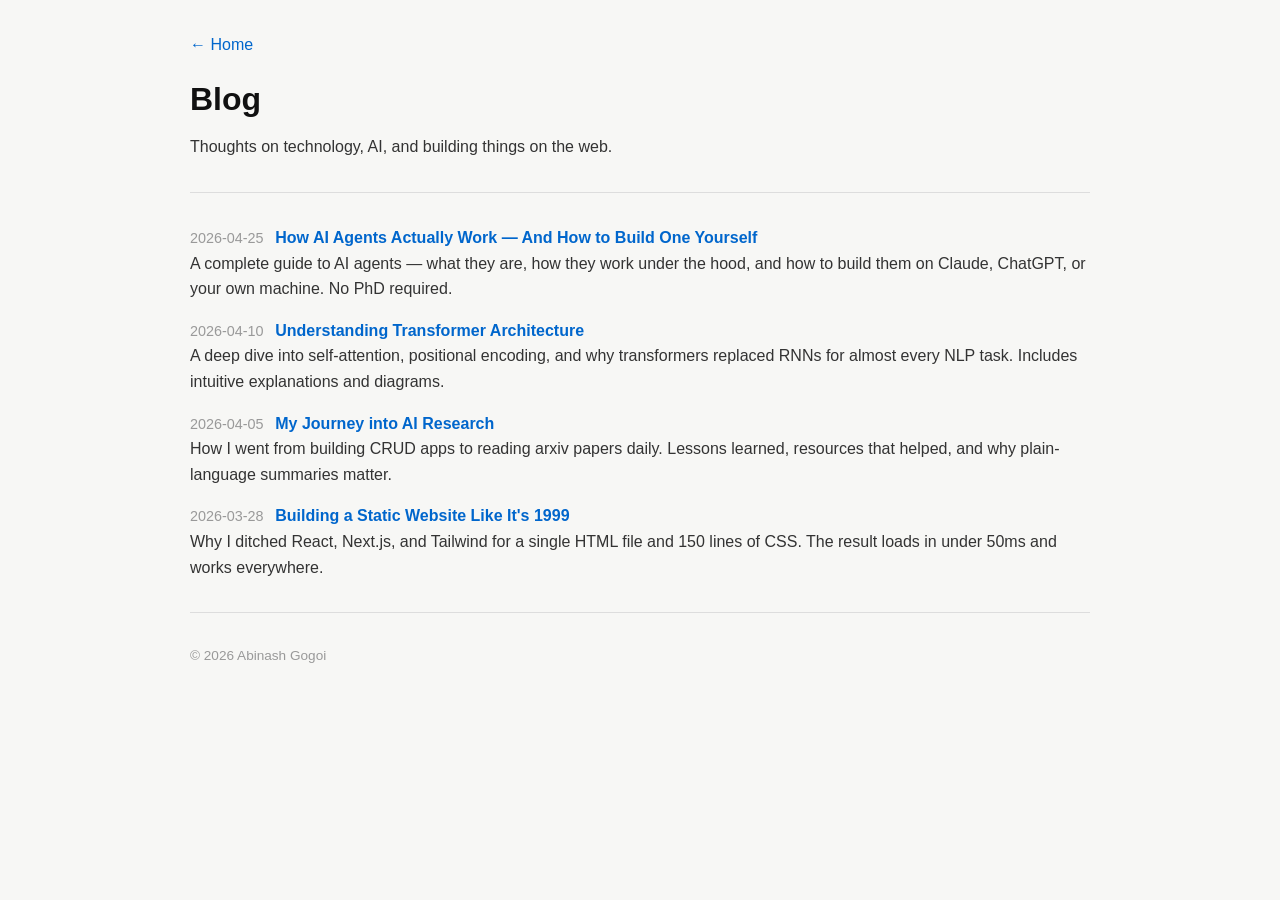
<file: blog/index.html>
<!doctype html>
<html lang="en">
  <head>
    <meta charset="UTF-8" />
    <meta name="viewport" content="width=device-width, initial-scale=1.0" />
    <title>Blog &mdash; Abinash Gogoi</title>
    <link rel="stylesheet" href="../style.css" />
  </head>
  <body>
    <div class="container">
      <p><a href="../index.html">&larr; Home</a></p>

      <h1>Blog</h1>
      <p>Thoughts on technology, AI, and building things on the web.</p>

      <hr />

      <ul class="post-list">
        <li>
          <span class="post-date">2026-04-25</span>
          <strong
            ><a href="#"
              >How AI Agents Actually Work — And How to Build One Yourself</a
            ></strong
          >
          <p>
            A complete guide to AI agents — what they are, how they work under
            the hood, and how to build them on Claude, ChatGPT, or your own
            machine. No PhD required.
          </p>
        </li>
        <li>
          <span class="post-date">2026-04-10</span>
          <strong
            ><a href="#">Understanding Transformer Architecture</a></strong
          >
          <p>
            A deep dive into self-attention, positional encoding, and why
            transformers replaced RNNs for almost every NLP task. Includes
            intuitive explanations and diagrams.
          </p>
        </li>
        <li>
          <span class="post-date">2026-04-05</span>
          <strong><a href="#">My Journey into AI Research</a></strong>
          <p>
            How I went from building CRUD apps to reading arxiv papers daily.
            Lessons learned, resources that helped, and why plain-language
            summaries matter.
          </p>
        </li>
        <li>
          <span class="post-date">2026-03-28</span>
          <strong
            ><a href="#">Building a Static Website Like It's 1999</a></strong
          >
          <p>
            Why I ditched React, Next.js, and Tailwind for a single HTML file
            and 150 lines of CSS. The result loads in under 50ms and works
            everywhere.
          </p>
        </li>
      </ul>

      <hr />

      <div class="footer">
        <p>&copy; 2026 Abinash Gogoi</p>
      </div>
    </div>
  </body>
</html>
</file>
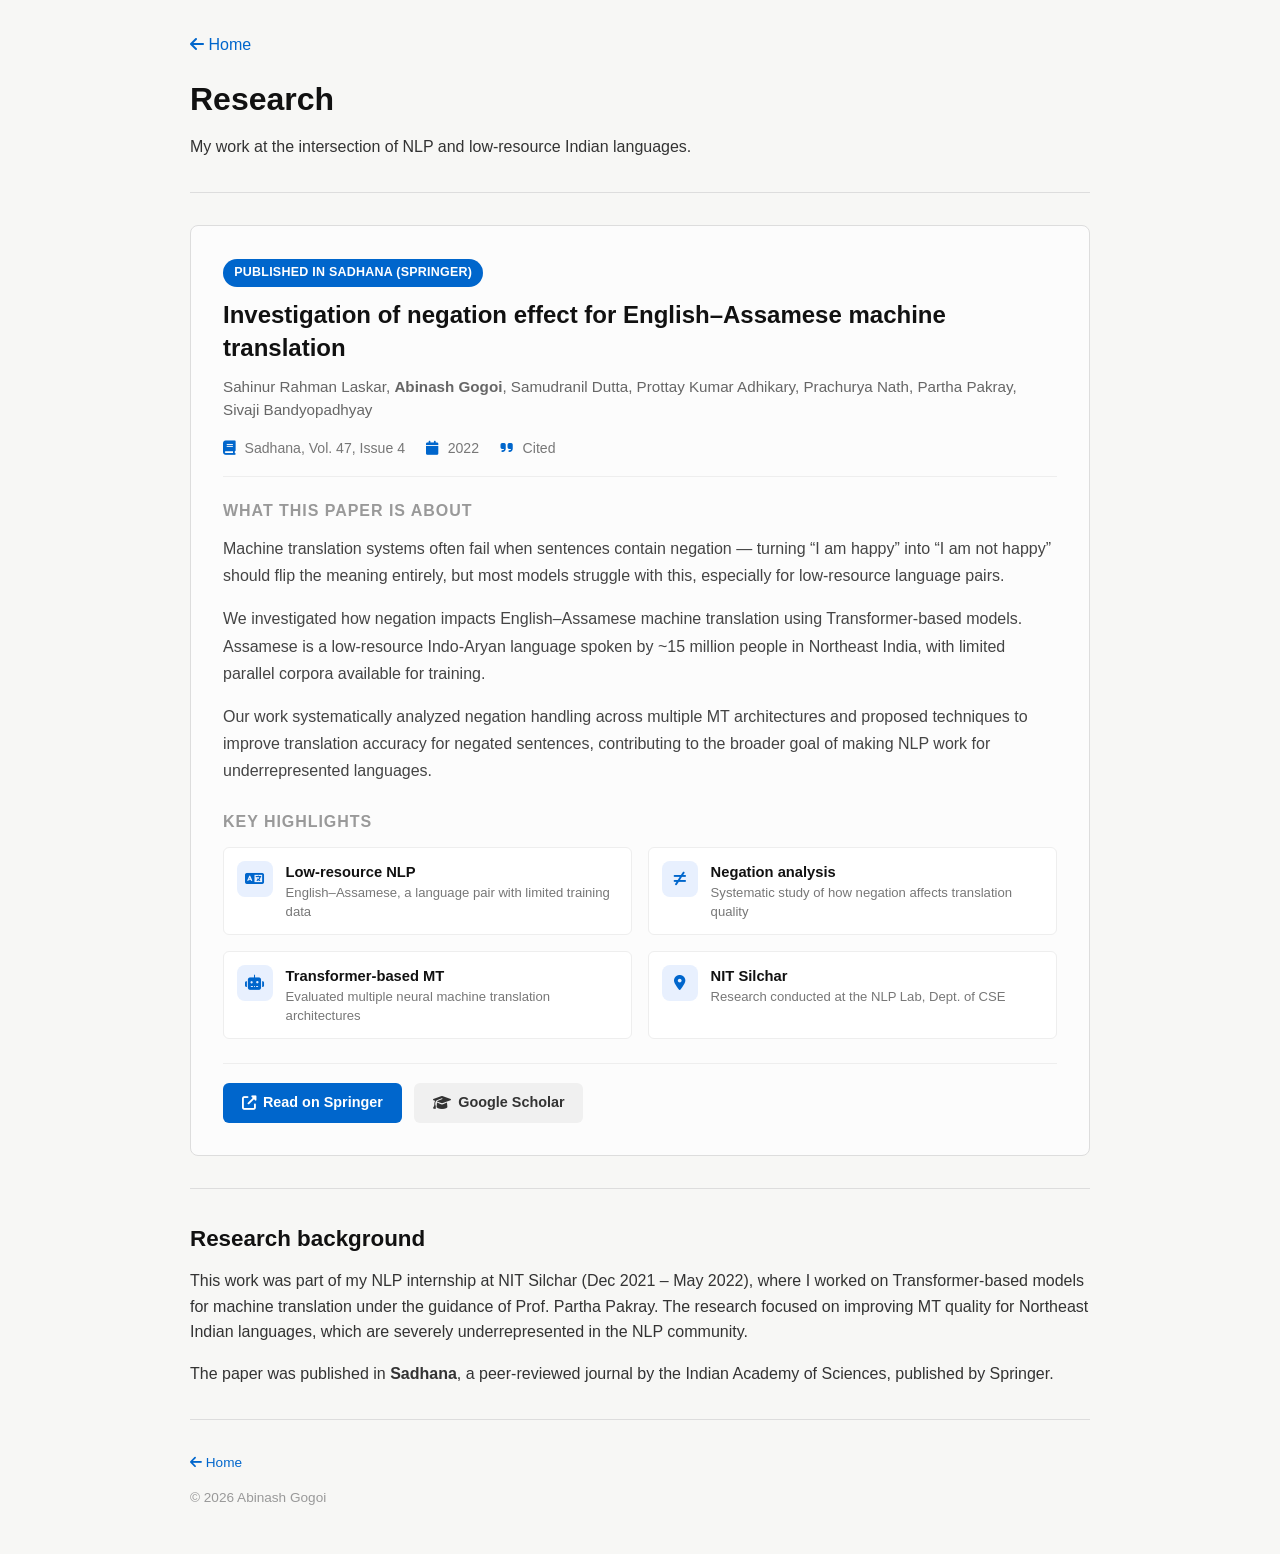
<file: papers.html>
<!DOCTYPE html>
<html lang="en">
<head>
  <meta charset="UTF-8">
  <meta name="viewport" content="width=device-width, initial-scale=1.0">
  <title>Research - Abinash Gogoi</title>
  <link rel="stylesheet" href="style.css">
  <link rel="stylesheet" href="https://cdnjs.cloudflare.com/ajax/libs/font-awesome/6.5.0/css/all.min.css">
</head>
<body>
<div class="container">

  <p><a href="index.html"><i class="fas fa-arrow-left"></i> Home</a></p>

  <h1>Research</h1>
  <p>My work at the intersection of NLP and low-resource Indian languages.</p>

  <hr>

  <!-- Featured Publication -->
  <div class="pub-card">
    <div class="pub-badge">Published in Sadhana (Springer)</div>
    <h2 class="pub-title">Investigation of negation effect for English&ndash;Assamese machine translation</h2>
    <div class="pub-authors">
      Sahinur Rahman Laskar, <strong>Abinash Gogoi</strong>, Samudranil Dutta, Prottay Kumar Adhikary, Prachurya Nath, Partha Pakray, Sivaji Bandyopadhyay
    </div>
    <div class="pub-meta">
      <span><i class="fas fa-book"></i> Sadhana, Vol. 47, Issue 4</span>
      <span><i class="fas fa-calendar"></i> 2022</span>
      <span><i class="fas fa-quote-right"></i> Cited</span>
    </div>

    <div class="pub-abstract">
      <h3>What this paper is about</h3>
      <p>Machine translation systems often fail when sentences contain negation &mdash; turning &ldquo;I am happy&rdquo; into &ldquo;I am not happy&rdquo; should flip the meaning entirely, but most models struggle with this, especially for low-resource language pairs.</p>
      <p>We investigated how negation impacts English&ndash;Assamese machine translation using Transformer-based models. Assamese is a low-resource Indo-Aryan language spoken by ~15 million people in Northeast India, with limited parallel corpora available for training.</p>
      <p>Our work systematically analyzed negation handling across multiple MT architectures and proposed techniques to improve translation accuracy for negated sentences, contributing to the broader goal of making NLP work for underrepresented languages.</p>
    </div>

    <div class="pub-highlights">
      <h3>Key highlights</h3>
      <div class="highlight-grid">
        <div class="highlight-item">
          <div class="highlight-icon"><i class="fas fa-language"></i></div>
          <div class="highlight-text">
            <strong>Low-resource NLP</strong>
            <span>English&ndash;Assamese, a language pair with limited training data</span>
          </div>
        </div>
        <div class="highlight-item">
          <div class="highlight-icon"><i class="fas fa-not-equal"></i></div>
          <div class="highlight-text">
            <strong>Negation analysis</strong>
            <span>Systematic study of how negation affects translation quality</span>
          </div>
        </div>
        <div class="highlight-item">
          <div class="highlight-icon"><i class="fas fa-robot"></i></div>
          <div class="highlight-text">
            <strong>Transformer-based MT</strong>
            <span>Evaluated multiple neural machine translation architectures</span>
          </div>
        </div>
        <div class="highlight-item">
          <div class="highlight-icon"><i class="fas fa-map-marker-alt"></i></div>
          <div class="highlight-text">
            <strong>NIT Silchar</strong>
            <span>Research conducted at the NLP Lab, Dept. of CSE</span>
          </div>
        </div>
      </div>
    </div>

    <div class="pub-links">
      <a href="https://doi.org/10.1007/s12046-022-01965-5" class="pub-link springer" target="_blank"><i class="fas fa-external-link-alt"></i> Read on Springer</a>
      <a href="https://scholar.google.com/scholar?q=Investigation+of+negation+effect+English+Assamese+machine+translation" class="pub-link scholar" target="_blank"><i class="fas fa-graduation-cap"></i> Google Scholar</a>
    </div>
  </div>

  <hr>

  <!-- Research context -->
  <h2>Research background</h2>
  <p>This work was part of my NLP internship at NIT Silchar (Dec 2021 &ndash; May 2022), where I worked on Transformer-based models for machine translation under the guidance of Prof. Partha Pakray. The research focused on improving MT quality for Northeast Indian languages, which are severely underrepresented in the NLP community.</p>
  <p>The paper was published in <strong>Sadhana</strong>, a peer-reviewed journal by the Indian Academy of Sciences, published by Springer.</p>

  <hr>

  <div class="footer">
    <p><a href="index.html"><i class="fas fa-arrow-left"></i> Home</a></p>
    <p>&copy; 2026 Abinash Gogoi</p>
  </div>

</div>
</body>
</html>
</file>
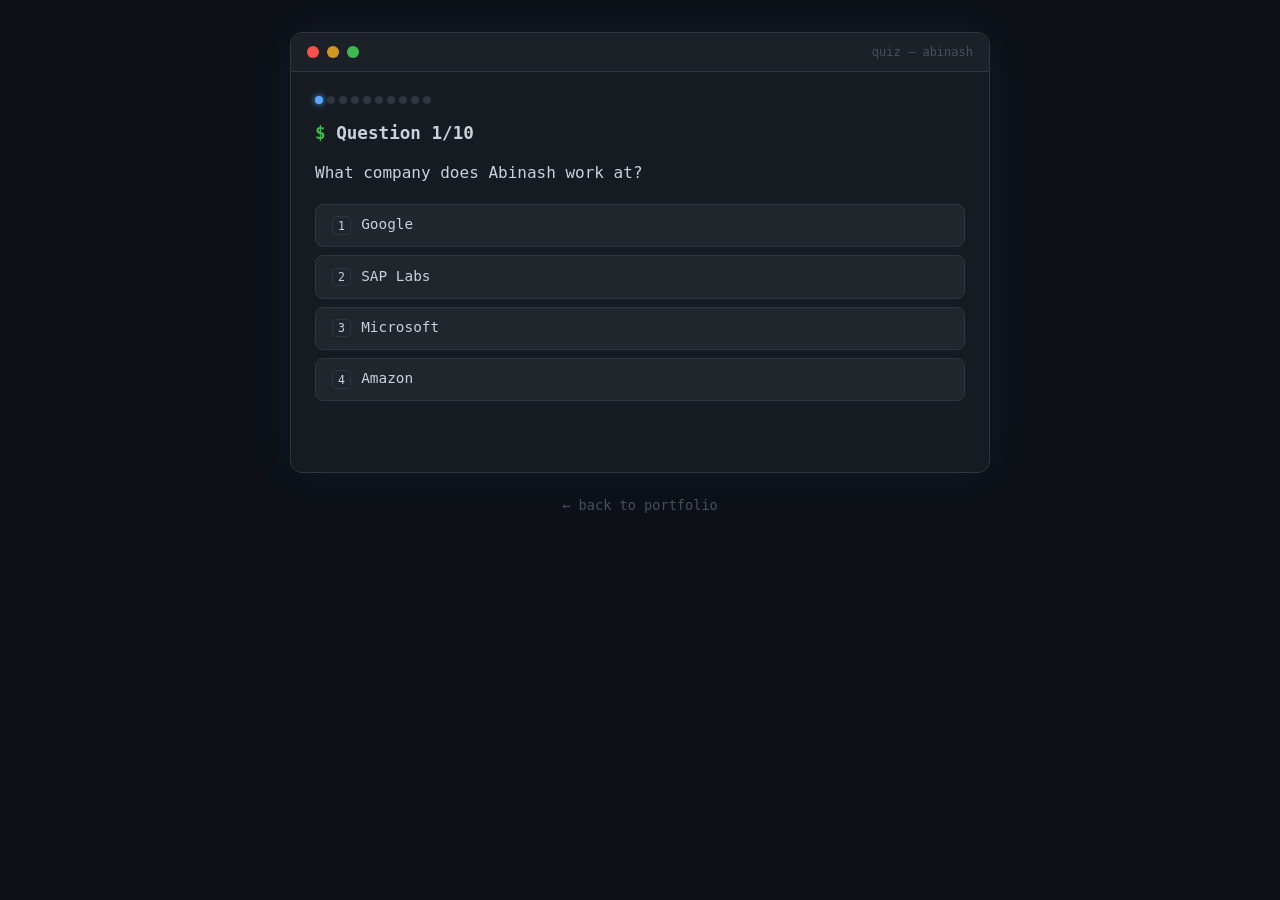
<file: quiz.html>
<!DOCTYPE html>
<html lang="en">
<head>
  <meta charset="UTF-8" />
  <meta name="viewport" content="width=device-width, initial-scale=1.0" />
  <title>Quiz · How well do you know Abinash?</title>
  <link rel="icon" href="data:image/svg+xml,<svg xmlns='http://www.w3.org/2000/svg' viewBox='0 0 100 100'><text y='.9em' font-size='90'>🐾</text></svg>" />
  <style>
    * { box-sizing: border-box; margin: 0; padding: 0; }
    body {
      font-family: 'JetBrains Mono', 'SF Mono', 'Fira Code', monospace;
      background: #0d1117;
      color: #c9d1d9;
      min-height: 100dvh;
      display: flex;
      flex-direction: column;
      align-items: center;
      padding: 2rem 1rem;
    }
    .terminal {
      width: 100%;
      max-width: 700px;
      background: #161b22;
      border: 1px solid #30363d;
      border-radius: 12px;
      overflow: hidden;
      box-shadow: 0 0 40px rgba(77, 159, 255, 0.08);
    }
    .titlebar {
      display: flex;
      align-items: center;
      gap: 8px;
      padding: 12px 16px;
      background: #1c2128;
      border-bottom: 1px solid #30363d;
    }
    .dot { width: 12px; height: 12px; border-radius: 50%; }
    .dot-r { background: #f85149; }
    .dot-y { background: #d29922; }
    .dot-g { background: #3fb950; }
    .titlebar span { margin-left: auto; font-size: 0.75em; color: #484f58; }
    .body { padding: 1.5rem; min-height: 400px; }
    .prompt { color: #3fb950; }
    .muted { color: #484f58; }
    .accent { color: #58a6ff; }
    .gold { color: #d29922; }
    h2 { font-size: 1.1em; margin-bottom: 1em; font-weight: 600; }
    .question { margin-bottom: 1.2em; line-height: 1.5; }
    .options { display: flex; flex-direction: column; gap: 0.5em; }
    .opt-btn {
      background: #21262d;
      border: 1px solid #30363d;
      color: #c9d1d9;
      padding: 0.8em 1em;
      border-radius: 8px;
      font-family: inherit;
      font-size: 0.9em;
      cursor: pointer;
      text-align: left;
      transition: border-color 0.2s, background 0.2s, transform 0.1s;
    }
    .opt-btn:hover { border-color: #58a6ff; background: #1c2128; }
    .opt-btn:active { transform: scale(0.98); }
    .opt-btn.correct { border-color: #3fb950; background: #0d2818; color: #3fb950; }
    .opt-btn.wrong { border-color: #f85149; background: #2d1214; color: #f85149; }
    .opt-btn:disabled { cursor: default; opacity: 0.7; }
    .fact {
      margin-top: 1em;
      padding: 0.8em 1em;
      background: #1c2128;
      border-left: 3px solid #58a6ff;
      border-radius: 4px;
      font-size: 0.85em;
      line-height: 1.5;
      animation: fadeIn 0.3s;
    }
    .next-btn {
      margin-top: 1.2em;
      background: #58a6ff;
      color: #0d1117;
      border: none;
      padding: 0.7em 1.5em;
      border-radius: 8px;
      font-family: inherit;
      font-size: 0.9em;
      font-weight: 600;
      cursor: pointer;
      transition: background 0.2s;
    }
    .next-btn:hover { background: #79c0ff; }
    .score {
      text-align: center;
      padding: 2em 1em;
    }
    .score h2 { font-size: 1.4em; margin-bottom: 0.5em; }
    .score .big { font-size: 3em; font-weight: 700; color: #3fb950; }
    .score a {
      display: inline-block;
      margin-top: 1.5em;
      color: #58a6ff;
      text-decoration: none;
      font-size: 0.9em;
    }
    .score a:hover { text-decoration: underline; }
    .progress {
      display: flex;
      gap: 4px;
      margin-bottom: 1.2em;
    }
    .progress-dot {
      width: 8px; height: 8px;
      border-radius: 50%;
      background: #30363d;
      transition: background 0.3s;
    }
    .progress-dot.done { background: #3fb950; }
    .progress-dot.wrong-dot { background: #f85149; }
    .progress-dot.current { background: #58a6ff; box-shadow: 0 0 6px #58a6ff; }
    @keyframes fadeIn { from { opacity: 0; transform: translateY(8px); } to { opacity: 1; transform: none; } }
    .back { display: block; text-align: center; margin-top: 1.5rem; color: #484f58; text-decoration: none; font-size: 0.85em; }
    .back:hover { color: #c9d1d9; }
    .kbd { display: inline-block; padding: 0.1em 0.4em; background: #21262d; border: 1px solid #30363d; border-radius: 4px; font-size: 0.8em; margin: 0 2px; }
  </style>
</head>
<body>
  <div class="terminal">
    <div class="titlebar">
      <div class="dot dot-r"></div>
      <div class="dot dot-y"></div>
      <div class="dot dot-g"></div>
      <span>quiz — abinash</span>
    </div>
    <div class="body" id="quiz-body">
      <div class="progress" id="progress"></div>
      <div id="content"></div>
    </div>
  </div>
  <a href="/" class="back">← back to portfolio</a>

  <script>
    var QUESTIONS = [
      {
        q: "What company does Abinash work at?",
        opts: ["Google", "SAP Labs", "Microsoft", "Amazon"],
        ans: 1,
        fact: "SDE2 at SAP Labs India, Bengaluru. Works on PP/DS production scheduling + AI agents."
      },
      {
        q: "What's Abinash's deadlift PR?",
        opts: ["80 kg", "100 kg", "130 kg", "160 kg"],
        ans: 2,
        fact: "130 kg deadlift, 120 kg squat. 'My code isn't the only thing I push to production.'"
      },
      {
        q: "Which satellite data does Crop Insurance Proof use?",
        opts: ["Landsat-8", "Sentinel-2", "MODIS", "Planet Labs"],
        ans: 1,
        fact: "Free Sentinel-2 imagery. Computes NDVI change + cross-references Open-Meteo weather to prove crop damage causality."
      },
      {
        q: "How fast does omp-voice-commands deliver dictation after warmup?",
        opts: ["500 ms", "80 ms", "2 seconds", "5 seconds"],
        ans: 1,
        fact: "Down from a 5-second cold start per click. Uses a persistent Whisper worker process that stays warm."
      },
      {
        q: "What's the Springer paper about?",
        opts: ["Computer vision", "Negation in English–Assamese MT", "Sorting algorithms", "Blockchain scalability"],
        ans: 1,
        fact: "Published in Sadhana (Springer), Vol. 47, 2022. Investigates how negation constructs get lost in low-resource machine translation."
      },
      {
        q: "What AI model does Pashu-Mitra use for triage?",
        opts: ["GPT-4o", "Gemini 2.5 Flash", "Claude 4.5", "Llama 3"],
        ans: 1,
        fact: "With structured JSON output + enum-constrained species/injury/priority. The photo never leaves the reporter's device until they tap Submit."
      },
      {
        q: "What's Abinash's CGPA from NIT Silchar?",
        opts: ["8.02", "9.16", "7.45", "9.81"],
        ans: 1,
        fact: "B.Tech CSE, NIT Silchar, 2019–2023. Top 3% on LeetCode globally."
      },
      {
        q: "What does the AI Form Checker run on client-side?",
        opts: ["TensorFlow.js", "MediaPipe + WebGPU", "OpenCV.js", "PyTorch Mobile"],
        ans: 1,
        fact: "MediaPipe PoseLandmarker in WASM + WebGPU. Video never uploads — skeleton extraction happens entirely in the browser."
      },
      {
        q: "What language is indmoney-watch written in?",
        opts: ["Python", "Rust", "Go", "TypeScript"],
        ans: 2,
        fact: "Go CLI + SwiftBar menu bar app. Talks to the official INDmoney MCP server, fires native macOS notifications."
      },
      {
        q: "How many Claude Code skills does loop-for-claude ship?",
        opts: ["5", "12", "25+", "3"],
        ans: 2,
        fact: "30+ skills: PR review, repo review, release notes, bug repro, docs scaffold, dependency audit, weekly report, and more. Each is a self-contained slash command."
      }
    ];

    var state = { current: 0, score: 0, answers: [] };

    function render() {
      var prog = document.getElementById("progress");
      prog.innerHTML = QUESTIONS.map(function (_, i) {
        var cls = "progress-dot";
        if (i < state.current) cls += state.answers[i] ? " done" : " wrong-dot";
        else if (i === state.current) cls += " current";
        return '<div class="' + cls + '"></div>';
      }).join("");

      var content = document.getElementById("content");
      if (state.current >= QUESTIONS.length) {
        var pct = Math.round((state.score / QUESTIONS.length) * 100);
        var msg = pct >= 80 ? "You know me well!" : pct >= 50 ? "Not bad — you were paying attention." : "Looks like you haven't stalked my GitHub enough.";
        content.innerHTML =
          '<div class="score">' +
            '<h2>Quiz complete</h2>' +
            '<div class="big">' + state.score + '/' + QUESTIONS.length + '</div>' +
            '<p style="margin-top:0.5em;color:#484f58">' + msg + '</p>' +
            '<a href="/">← Explore the portfolio</a> · <a href="javascript:void(0)" onclick="restart()">↺ Try again</a>' +
          '</div>';
        return;
      }
      var q = QUESTIONS[state.current];
      content.innerHTML =
        '<h2><span class="prompt">$ </span>Question ' + (state.current + 1) + '/' + QUESTIONS.length + '</h2>' +
        '<div class="question">' + q.q + '</div>' +
        '<div class="options" id="options">' +
          q.opts.map(function (o, i) {
            return '<button class="opt-btn" data-idx="' + i + '"><span class="kbd">' + (i + 1) + '</span> ' + o + '</button>';
          }).join("") +
        '</div>';
      document.querySelectorAll(".opt-btn").forEach(function (btn) {
        btn.addEventListener("click", function () { answer(Number(btn.dataset.idx)); });
      });
    }

    function answer(idx) {
      var q = QUESTIONS[state.current];
      var correct = idx === q.ans;
      state.answers.push(correct);
      if (correct) state.score++;
      var btns = document.querySelectorAll(".opt-btn");
      btns.forEach(function (b, i) {
        b.disabled = true;
        if (i === q.ans) b.classList.add("correct");
        else if (i === idx) b.classList.add("wrong");
      });
      var opts = document.getElementById("options");
      opts.insertAdjacentHTML("afterend",
        '<div class="fact"><span class="accent">💡 </span>' + q.fact + '</div>' +
        '<button class="next-btn" id="next-btn">' + (state.current < QUESTIONS.length - 1 ? 'Next →' : 'See results') + '</button>'
      );
      document.getElementById("next-btn").addEventListener("click", function () {
        state.current++;
        render();
      });
      // Update progress
      var dots = document.querySelectorAll(".progress-dot");
      if (dots[state.current]) {
        dots[state.current].classList.remove("current");
        dots[state.current].classList.add(correct ? "done" : "wrong-dot");
      }
    }

    function restart() {
      state = { current: 0, score: 0, answers: [] };
      render();
    }

    // Keyboard shortcuts: 1-4 to answer, Enter for next
    document.addEventListener("keydown", function (e) {
      if (e.key >= "1" && e.key <= "4") {
        var btns = document.querySelectorAll(".opt-btn:not(:disabled)");
        var idx = Number(e.key) - 1;
        if (btns[idx]) btns[idx].click();
      }
      if (e.key === "Enter") {
        var next = document.getElementById("next-btn");
        if (next) next.click();
      }
    });

    render();
  </script>
</body>
</html>
</file>
<file: style.css>
/* Theme variables */
:root {
  --bg: #f7f7f5;
  --bg-card: #fff;
  --text: #333;
  --text-heading: #111;
  --text-secondary: #444;
  --text-muted: #666;
  --text-muted-2: #777;
  --text-muted-3: #888;
  --text-muted-4: #999;
  --border: #eee;
  --border-2: #ddd;
  --accent: #0066cc;
  --accent-hover: #0055aa;
  --accent-bg: #e8f0fe;
  --accent-shadow: rgba(0, 102, 204, 0.12);
  --tag-bg: #f5f8ff;
  --tag-border: #e0e8f5;
  --tag-hover-bg: #eaf1ff;
  --code-bg: #f5f5f5;
  --toc-bg: #f9f9f9;
  --shadow: rgba(0, 0, 0, 0.06);
  --shadow-hover: rgba(0, 0, 0, 0.1);
  --research-bg: #f9fbff;
  --pub-card-bg: #fcfcfc;
  --scholar-bg: #f0f0f0;
  --scholar-hover: #e0e0e0;
  --medium-icon: #111;
}

[data-theme="dark"] {
  --bg: #1a1a1a;
  --bg-card: #242424;
  --text: #d4d4d4;
  --text-heading: #f0f0f0;
  --text-secondary: #bbb;
  --text-muted: #aaa;
  --text-muted-2: #999;
  --text-muted-3: #888;
  --text-muted-4: #777;
  --border: #333;
  --border-2: #444;
  --accent: #4d9fff;
  --accent-hover: #3a8aee;
  --accent-bg: #1e2a3a;
  --accent-shadow: rgba(77, 159, 255, 0.15);
  --tag-bg: #1e2a3a;
  --tag-border: #2a3a4a;
  --tag-hover-bg: #253545;
  --code-bg: #2a2a2a;
  --toc-bg: #242424;
  --shadow: rgba(0, 0, 0, 0.3);
  --shadow-hover: rgba(0, 0, 0, 0.4);
  --research-bg: #1e2430;
  --pub-card-bg: #242424;
  --scholar-bg: #333;
  --scholar-hover: #444;
  --medium-icon: #f0f0f0;
}

/* Reset */
*,
*::before,
*::after {
  box-sizing: border-box;
  margin: 0;
  padding: 0;
}

/* Base */
html {
  font-size: 16px;
  -webkit-text-size-adjust: 100%;
}

body {
  font-family:
    -apple-system, BlinkMacSystemFont, "Segoe UI", Helvetica, Arial, sans-serif;
  line-height: 1.6;
  color: var(--text);
  background: var(--bg);
  padding: 2rem 1rem;
  transition:
    background 0.3s,
    color 0.3s;
}

/* Layout */
.container {
  max-width: 900px;
  margin: 0 auto;
}

/* Typography */
h1 {
  font-size: 2em;
  font-weight: 700;
  margin-bottom: 0.3em;
  color: var(--text-heading);
}

h2 {
  font-size: 1.4em;
  font-weight: 600;
  margin-top: 0;
  margin-bottom: 0.5em;
  color: var(--text-heading);
}

h3 {
  font-size: 1.15em;
  font-weight: 600;
  margin-top: 0;
  margin-bottom: 0.4em;
  color: var(--text-heading);
}

p {
  margin-bottom: 1em;
}

/* Links */
a {
  color: var(--accent);
  text-decoration: none;
}

a:hover {
  text-decoration: underline;
}

/* Horizontal rule */
hr {
  border: none;
  border-top: 1px solid var(--border-2);
  margin: 2rem 0;
}

hr::before {
  content: none;
}

/* Theme toggle switch */
.theme-toggle {
  position: fixed;
  top: 1.2rem;
  right: 1.2rem;
  z-index: 100;
  width: 52px;
  height: 28px;
  border-radius: 14px;
  border: 1px solid var(--border-2);
  background: var(--border-2);
  cursor: pointer;
  padding: 0;
  appearance: none;
  -webkit-appearance: none;
  transition:
    background 0.3s,
    border-color 0.3s;
}

.theme-toggle::before {
  content: "";
  position: absolute;
  top: 3px;
  left: 3px;
  width: 20px;
  height: 20px;
  border-radius: 50%;
  background: #fff;
  box-shadow: 0 1px 3px rgba(0, 0, 0, 0.2);
  transition: transform 0.3s;
}

.theme-toggle .toggle-icon {
  position: absolute;
  top: 50%;
  transform: translateY(-50%);
  font-size: 0.7em;
  transition: opacity 0.2s;
  line-height: 1;
}

.theme-toggle .fa-moon {
  right: 7px;
  color: var(--text-muted-4);
  opacity: 1;
}

.theme-toggle .fa-sun {
  left: 7px;
  color: #f5c842;
  opacity: 0;
}

[data-theme="dark"] .theme-toggle {
  background: var(--accent);
  border-color: var(--accent);
}

[data-theme="dark"] .theme-toggle::before {
  transform: translateX(24px);
}

[data-theme="dark"] .theme-toggle .fa-moon {
  opacity: 0;
}

[data-theme="dark"] .theme-toggle .fa-sun {
  opacity: 1;
}

/* Header */
.header {
  margin-bottom: 0.5em;
  text-align: center;
}

.header h1 {
  margin-bottom: 0.1em;
}

.avatar {
  width: 180px;
  height: 180px;
  border-radius: 50%;
  object-fit: cover;
  margin-bottom: 0.8em;
}

.tagline {
  color: var(--text-muted);
  font-size: 1.05em;
  margin-bottom: 0.6em;
}

.links {
  display: flex;
  flex-wrap: wrap;
  justify-content: center;
  gap: 0.4em 1.2em;
  font-size: 0.95em;
}

/* Medium card */
.medium-card {
  display: flex;
  align-items: center;
  justify-content: space-between;
  gap: 1em;
  padding: 1.2em 1.5em;
  background: var(--bg-card);
  border: 1px solid var(--border);
  border-radius: 10px;
  box-shadow: 0 2px 8px var(--shadow);
  text-decoration: none;
  color: var(--text);
  transition:
    box-shadow 0.2s,
    transform 0.2s,
    border-color 0.2s;
}

.medium-card:hover {
  box-shadow: 0 4px 20px var(--shadow-hover);
  transform: translateY(-2px);
  border-color: var(--text-heading);
  text-decoration: none;
}

.medium-card:hover .medium-arrow {
  transform: translateX(4px);
}

.medium-card-left {
  display: flex;
  align-items: center;
  gap: 1em;
}

.medium-card-icon {
  font-size: 2em;
  color: var(--medium-icon);
}

.medium-card-title {
  font-weight: 600;
  font-size: 1em;
  color: var(--text-heading);
  margin-bottom: 0.15em;
}

.medium-card-desc {
  font-size: 0.85em;
  color: var(--text-muted-2);
}

.medium-card-cta {
  display: flex;
  align-items: center;
  gap: 0.6em;
  font-size: 0.85em;
  font-weight: 600;
  color: var(--accent);
  white-space: nowrap;
}

.medium-arrow {
  font-size: 0.8em;
  transition: transform 0.2s;
}

.content-cards {
  display: flex;
  flex-direction: column;
  gap: 0.8em;
}

/* Project cards */
.project-cards {
  display: grid;
  grid-template-columns: repeat(2, 1fr);
  gap: 1em;
}

.project-card {
  display: flex;
  flex-direction: column;
  gap: 0.7em;
  padding: 1.1em 1.3em;
  background: var(--bg-card);
  border: 1px solid var(--border);
  border-radius: 10px;
  box-shadow: 0 2px 8px var(--shadow);
  text-decoration: none;
  color: var(--text);
  transition:
    box-shadow 0.2s,
    transform 0.2s,
    border-color 0.2s;
}

.project-card:hover {
  box-shadow: 0 4px 20px var(--accent-shadow);
  transform: translateY(-2px);
  border-color: var(--accent);
  text-decoration: none;
}

.project-card:hover .project-card-link {
  color: var(--accent);
  transform: translate(2px, -2px);
}

.project-card-head {
  display: flex;
  align-items: center;
  justify-content: space-between;
  gap: 0.6em;
}

.project-card-title {
  display: flex;
  align-items: center;
  gap: 0.5em;
  font-weight: 600;
  font-size: 1.02em;
  color: var(--text-heading);
  font-family:
    ui-monospace, SFMono-Regular, Menlo, Consolas, "Liberation Mono", monospace;
  letter-spacing: -0.01em;
}

.project-card-title > i {
  color: var(--accent);
  font-size: 0.95em;
}

.project-card-link {
  color: var(--text-muted-3);
  font-size: 1.1em;
  transition:
    color 0.2s,
    transform 0.2s;
}

.project-card-desc {
  font-size: 0.9em;
  color: var(--text-secondary);
  margin: 0;
  line-height: 1.55;
}

.project-card-desc a {
  color: var(--accent);
}

.project-card-desc em {
  color: var(--text-heading);
  font-style: italic;
}

.project-card-tags {
  display: flex;
  flex-wrap: wrap;
  gap: 0.35em;
  margin-top: auto;
}


.project-card-badge {
  display: inline-block;
  padding: 0.15em 0.55em;
  margin-left: 0.4em;
  font-family:
    -apple-system, BlinkMacSystemFont, "Segoe UI", Roboto, sans-serif;
  font-size: 0.62em;
  font-weight: 700;
  letter-spacing: 0.08em;
  color: #fff;
  background: var(--accent);
  border-radius: 999px;
  text-transform: uppercase;
  vertical-align: middle;
  position: relative;
  top: -1px;
}

.project-card-stats {
  display: flex;
  flex-wrap: wrap;
  align-items: center;
  gap: 0.9em;
  padding-top: 0.7em;
  margin-top: 0.15em;
  border-top: 1px solid var(--border);
  font-size: 0.78em;
  color: var(--text-muted-2);
  min-height: 1.6em;
  opacity: 0;
  transition: opacity 0.3s;
}

.project-card-stats:not(:empty) {
  opacity: 1;
}

.project-card-stat {
  display: inline-flex;
  align-items: center;
  gap: 0.35em;
}

.project-card-stat i {
  color: var(--text-muted-3);
  font-size: 0.9em;
  width: 12px;
  text-align: center;
}

.project-card-stat.stat-stars i {
  color: #e3b341;
}
@media (max-width: 700px) {
  .project-cards {
    grid-template-columns: 1fr;
  }
}

/* Education quip */
.edu-quip {
  font-size: 0.85em;
  color: var(--text-muted-4);
  font-style: italic;
  margin-top: 0.4em;
}

.edu-quip i {
  margin-right: 0.3em;
  font-size: 0.9em;
}

/* YouTube card */
.yt-icon {
  color: #ff0000;
}

.yt-card:hover {
  border-color: #ff0000;
  box-shadow: 0 4px 20px rgba(255, 0, 0, 0.1);
}

.yt-cta {
  color: #ff0000;
}

@media (max-width: 600px) {
  .medium-card {
    flex-direction: column;
    align-items: flex-start;
    gap: 0.8em;
  }
}

/* Experience timeline */
.timeline {
  position: relative;
  padding-left: 28px;
  margin-left: 6px;
}

.timeline::before {
  content: "";
  position: absolute;
  left: 6px;
  top: 6px;
  bottom: 6px;
  width: 2px;
  background: var(--border-2);
}

.exp-entry {
  position: relative;
  margin-bottom: 1.8em;
}

.exp-entry:last-child {
  margin-bottom: 0;
}

.exp-entry::before {
  content: "";
  position: absolute;
  left: -28px;
  top: 7px;
  width: 10px;
  height: 10px;
  border-radius: 50%;
  background: var(--accent);
  border: 2px solid var(--bg);
  box-shadow: 0 0 0 2px var(--border-2);
}

.exp-entry .exp-date {
  font-size: 0.9em;
  font-weight: 600;
  color: var(--text-muted-4);
  margin-bottom: 0.15em;
}

.exp-entry .exp-role {
  font-weight: 600;
  color: var(--text-heading);
  margin-bottom: 0.2em;
}

.exp-entry p {
  margin-bottom: 0;
  color: var(--text-secondary);
}

/* Lists */
ul {
  padding-left: 1.3em;
  margin-bottom: 1em;
}

li {
  margin-bottom: 0.3em;
}

/* About stats bar */
.about-stats {
  display: flex;
  justify-content: space-between;
  gap: 1em;
  margin-bottom: 1.5em;
  padding: 0;
}

.stat {
  text-align: center;
  flex: 1;
  padding: 1.2em 0.8em;
  background: var(--bg-card);
  border: 1px solid var(--border);
  border-radius: 10px;
  box-shadow: 0 2px 8px var(--shadow);
  transition:
    box-shadow 0.2s,
    transform 0.2s;
}

.stat:hover {
  box-shadow: 0 4px 16px var(--accent-shadow);
  transform: translateY(-2px);
}

.stat-value {
  font-size: 1.6em;
  font-weight: 700;
  color: var(--accent);
  line-height: 1.2;
}

.stat-label {
  font-size: 0.78em;
  color: var(--text-muted-3);
  margin-top: 0.2em;
  text-transform: uppercase;
  letter-spacing: 0.04em;
}

/* Skills grid with tags */
.skills-grid {
  display: grid;
  grid-template-columns: 1fr 1fr;
  gap: 1.2em;
}

.skill-group {
  padding: 1em;
  background: var(--bg-card);
  border-radius: 8px;
  border: 1px solid var(--border);
  box-shadow: 0 2px 8px var(--shadow);
  transition:
    box-shadow 0.2s,
    transform 0.2s;
}

.skill-group:hover {
  box-shadow: 0 4px 16px var(--accent-shadow);
  transform: translateY(-2px);
}

.skill-group-title {
  font-weight: 600;
  font-size: 0.88em;
  color: var(--text-muted);
  margin-bottom: 0.7em;
  text-transform: uppercase;
  letter-spacing: 0.04em;
}

.skill-group-title i {
  color: var(--accent);
  margin-right: 0.4em;
  width: 16px;
  text-align: center;
}

.skill-tags {
  display: flex;
  flex-wrap: wrap;
  gap: 0.4em;
}

.skill-tag {
  display: inline-flex;
  align-items: center;
  gap: 0.35em;
  background: var(--tag-bg);
  border: 1px solid var(--tag-border);
  color: var(--text);
  font-size: 0.82em;
  padding: 0.35em 0.75em;
  border-radius: 4px;
  transition:
    border-color 0.15s,
    color 0.15s,
    background 0.15s;
}

.skill-tag i {
  font-size: 0.9em;
  color: var(--accent);
  width: 14px;
  text-align: center;
}

.skill-tag:hover {
  border-color: var(--accent);
  color: var(--accent);
  background: var(--tag-hover-bg);
}

@media (max-width: 600px) {
  .about-stats {
    flex-wrap: wrap;
    gap: 0.5em;
  }
  .stat {
    flex: 1 1 40%;
  }
  .skills-grid {
    grid-template-columns: 1fr;
  }
}

/* Skills grid */
.skills-list {
  list-style: none;
  padding-left: 0;
}

.skills-list li {
  margin-bottom: 0.5em;
}

.skills-list li strong {
  color: var(--text-heading);
}

/* Blog list */
.post-list {
  list-style: none;
  padding-left: 0;
}

.post-list li {
  margin-bottom: 0.6em;
}

.post-date {
  color: var(--text-muted-4);
  font-size: 0.9em;
  margin-right: 0.5em;
}

/* Code / Pre blocks */
code {
  font-family: "SF Mono", "Menlo", "Consolas", "Liberation Mono", monospace;
  font-size: 0.9em;
  background: var(--code-bg);
  padding: 0.15em 0.4em;
  border-radius: 3px;
}

pre {
  background: var(--code-bg);
  padding: 1em;
  overflow-x: auto;
  border-radius: 4px;
  margin-bottom: 1em;
  line-height: 1.4;
  font-size: 0.85em;
}

pre code {
  background: none;
  padding: 0;
}

/* Table of Contents */
.toc {
  background: var(--toc-bg);
  padding: 1em 1.5em;
  border-radius: 4px;
  margin-bottom: 2em;
}

.toc h2 {
  margin-bottom: 0.4em;
  font-size: 1.15em;
}

.toc ul {
  margin-bottom: 0;
}

.toc li {
  margin-bottom: 0.2em;
}

/* Paper entry */
.paper {
  margin-bottom: 2em;
  padding-bottom: 1em;
  border-bottom: 1px solid var(--border);
}

.paper:last-child {
  border-bottom: none;
}

.paper h3 {
  margin-bottom: 0.2em;
}

.paper .arxiv {
  font-size: 0.85em;
  color: var(--text-muted-3);
  margin-bottom: 0.5em;
  display: block;
}

/* Resources table-like */
.resource {
  margin-bottom: 0.8em;
}

.resource a {
  font-weight: 500;
}

.stars {
  color: var(--text-muted-4);
  font-size: 0.85em;
}

/* Publication card */
.pub-card {
  border: 1px solid var(--border-2);
  border-radius: 8px;
  padding: 2em;
  background: var(--pub-card-bg);
  margin-bottom: 1.5em;
}

.pub-badge {
  display: inline-block;
  background: var(--accent);
  color: #fff;
  font-size: 0.78em;
  font-weight: 600;
  padding: 0.3em 0.9em;
  border-radius: 20px;
  margin-bottom: 1em;
  letter-spacing: 0.02em;
  text-transform: uppercase;
}

.pub-title {
  font-size: 1.5em;
  font-weight: 700;
  color: var(--text-heading);
  margin-bottom: 0.5em;
  line-height: 1.35;
}

.pub-authors {
  color: var(--text-muted);
  font-size: 0.95em;
  margin-bottom: 1em;
  line-height: 1.5;
}

.pub-meta {
  display: flex;
  flex-wrap: wrap;
  gap: 1.5em;
  font-size: 0.88em;
  color: var(--text-muted-2);
  margin-bottom: 1.5em;
  padding-bottom: 1.2em;
  border-bottom: 1px solid var(--border);
}

.pub-meta i {
  margin-right: 0.4em;
  color: var(--accent);
}

.pub-abstract {
  margin-bottom: 1.5em;
}

.pub-abstract h3 {
  font-size: 1em;
  text-transform: uppercase;
  letter-spacing: 0.06em;
  color: var(--text-muted-4);
  margin-bottom: 0.7em;
}

.pub-abstract p {
  color: var(--text-secondary);
  line-height: 1.7;
}

.pub-highlights {
  margin-bottom: 1.5em;
}

.pub-highlights h3 {
  font-size: 1em;
  text-transform: uppercase;
  letter-spacing: 0.06em;
  color: var(--text-muted-4);
  margin-bottom: 0.8em;
}

.highlight-grid {
  display: grid;
  grid-template-columns: 1fr 1fr;
  gap: 1em;
}

.highlight-item {
  display: flex;
  align-items: flex-start;
  gap: 0.8em;
  padding: 0.8em;
  background: var(--bg-card);
  border: 1px solid var(--border);
  border-radius: 6px;
}

.highlight-icon {
  flex-shrink: 0;
  width: 36px;
  height: 36px;
  display: flex;
  align-items: center;
  justify-content: center;
  background: var(--accent-bg);
  color: var(--accent);
  border-radius: 8px;
  font-size: 0.95em;
}

.highlight-text {
  display: flex;
  flex-direction: column;
}

.highlight-text strong {
  font-size: 0.92em;
  color: var(--text-heading);
}

.highlight-text span {
  font-size: 0.82em;
  color: var(--text-muted-2);
  line-height: 1.4;
}

.pub-links {
  display: flex;
  flex-wrap: wrap;
  gap: 0.8em;
  margin-top: 1.5em;
  padding-top: 1.2em;
  border-top: 1px solid var(--border);
}

.pub-link {
  display: inline-flex;
  align-items: center;
  gap: 0.5em;
  padding: 0.6em 1.3em;
  border-radius: 6px;
  font-size: 0.9em;
  font-weight: 600;
  text-decoration: none;
  transition: background 0.15s;
}

.pub-link:hover {
  text-decoration: none;
}

.pub-link.springer {
  background: var(--accent);
  color: #fff;
}

.pub-link.springer:hover {
  background: var(--accent-hover);
}

.pub-link.scholar {
  background: var(--scholar-bg);
  color: var(--text);
}

.pub-link.scholar:hover {
  background: var(--scholar-hover);
}

@media (max-width: 600px) {
  .pub-card {
    padding: 1.2em;
  }
  .highlight-grid {
    grid-template-columns: 1fr;
  }
  .pub-title {
    font-size: 1.25em;
  }
}

/* Footer */
.footer {
  margin-top: 1em;
  color: var(--text-muted-4);
  font-size: 0.85em;
}

/* Responsive */
@media (max-width: 600px) {
  body {
    padding: 1.2rem 0.8rem;
  }

  h1 {
    font-size: 1.6em;
  }

  h2 {
    font-size: 1.25em;
  }

  .avatar {
    width: 140px;
    height: 140px;
  }

  pre {
    font-size: 0.75em;
    padding: 0.7em;
  }
}

/* ─── Visual polish: glow ring on avatar ─── */
.avatar {
  box-shadow:
    0 0 0 4px var(--bg),
    0 0 0 6px var(--accent),
    0 0 30px var(--accent-shadow);
  transition: box-shadow 0.4s;
}

.avatar:hover {
  box-shadow:
    0 0 0 4px var(--bg),
    0 0 0 6px var(--accent-hover),
    0 0 50px var(--accent-shadow);
}

/* ─── Glowing badge variants ─── */
.project-card-badge[data-live] {
  background: linear-gradient(135deg, #10b981, #06b6d4);
}

/* ─── Card hover: accent glow instead of mild shadow ─── */
.project-card:hover {
  box-shadow:
    0 0 0 1px var(--accent),
    0 4px 24px var(--accent-shadow);
}

/* ─── Section reveal on scroll ─── */
.reveal {
  opacity: 0;
  transform: translateY(24px);
  transition: opacity 0.6s ease, transform 0.6s ease;
}

.reveal.visible {
  opacity: 1;
  transform: none;
}

/* ─── Stat value animated glow on hover ─── */
.stat-value {
  transition: color 0.3s, text-shadow 0.3s;
}

.stat:hover .stat-value {
  color: var(--accent);
  text-shadow: 0 0 12px var(--accent-shadow);
}

/* ─── Smooth link underline ─── */
.links a {
  position: relative;
}

.links a::after {
  content: "";
  position: absolute;
  left: 0;
  bottom: -2px;
  width: 0;
  height: 2px;
  background: var(--accent);
  transition: width 0.25s;
}

.links a:hover::after {
  width: 100%;
}

.links a:hover {
  text-decoration: none;
}

/* ─── Inter font ─── */
body {
  font-family: "Inter", -apple-system, BlinkMacSystemFont, "Segoe UI", Helvetica, Arial, sans-serif;
}

/* ─── Animated gradient hero background ─── */
.header {
  position: relative;
  padding: 2.5em 1em;
  border-radius: 16px;
  background: linear-gradient(135deg, var(--accent-bg), var(--bg), var(--accent-bg));
  background-size: 400% 400%;
  animation: hero-gradient 12s ease infinite;
}

@keyframes hero-gradient {
  0%, 100% { background-position: 0% 50%; }
  50% { background-position: 100% 50%; }
}

/* ─── Currently building status ─── */
.currently-building {
  display: inline-flex;
  align-items: center;
  gap: 0.5em;
  margin-top: 1em;
  padding: 0.4em 1em;
  font-size: 0.85em;
  color: var(--text-muted);
  border: 1px solid var(--border);
  border-radius: 999px;
  background: var(--bg-card);
}

.currently-building a {
  font-weight: 600;
}

.pulse-dot {
  width: 8px;
  height: 8px;
  border-radius: 50%;
  background: #10b981;
  animation: pulse 2s ease-in-out infinite;
}

@keyframes pulse {
  0%, 100% { opacity: 1; transform: scale(1); }
  50% { opacity: 0.5; transform: scale(0.8); }
}

/* ─── GitHub contribution graph ─── */
.gh-graph {
  margin-top: 1.2em;
  overflow-x: auto;
  text-align: center;
}

.gh-graph img {
  max-width: 100%;
  height: auto;
  border-radius: 8px;
  opacity: 0.85;
  transition: opacity 0.3s;
}

.gh-graph img:hover {
  opacity: 1;
}

/* ─── Favicon renders better with no white box ─── */
@media (prefers-color-scheme: dark) {
  :root {
    color-scheme: dark;
  }
}

/* ─── Project graphs section ─── */
.project-graphs {
  display: grid;
  grid-template-columns: repeat(2, 1fr);
  gap: 1.2em;
  margin-top: 1.5em;
  align-items: stretch;
}

.graph-card {
  display: flex;
  flex-direction: column;
  align-items: center;
  justify-content: flex-start;
  background: var(--bg-card);
  border: 1px solid var(--border);
  border-radius: 12px;
  padding: 1.2em;
  box-shadow: 0 2px 8px var(--shadow);
  overflow: hidden;
  transition: box-shadow 0.2s, transform 0.2s;
}

.graph-card:hover {
  box-shadow: 0 4px 20px var(--accent-shadow);
  transform: translateY(-2px);
}

.graph-card h3 {
  font-size: 0.85em;
  font-weight: 600;
  color: var(--text-muted);
  margin-bottom: 0.8em;
  display: flex;
  align-items: center;
  gap: 0.5em;
  align-self: flex-start;
  width: 100%;
}

.graph-card h3 i {
  color: var(--accent);
  font-size: 0.9em;
}

.graph-card img,
.graph-card picture img {
  width: 100%;
  height: auto;
  border-radius: 6px;
}

.graph-card a {
  display: block;
}


.graph-card-wide {
  grid-column: 1 / -1;
}
@media (max-width: 700px) {
  .project-graphs {
    grid-template-columns: 1fr;
  }
}

/* ─── Scroll progress bar ─── */
.scroll-progress {
  position: fixed;
  top: 0;
  left: 0;
  height: 3px;
  width: 0;
  background: linear-gradient(90deg, var(--accent), #10b981);
  z-index: 9999;
  transition: width 0.1s linear;
  border-radius: 0 2px 2px 0;
}

/* ─── Typing cursor ─── */
.cursor {
  display: inline-block;
  margin-left: 2px;
  font-weight: 300;
  animation: blink 1s step-end infinite;
  color: var(--accent);
}

@keyframes blink {
  50% { opacity: 0; }
}

/* ─── 3D tilt smooth reset ─── */
.project-card {
  transition: box-shadow 0.2s, transform 0.15s ease-out, border-color 0.2s;
}

/* ─── Last-coded pill variant ─── */
.pulse-dot-blue {
  background: var(--accent);
}

/* ─── Quiz card accent ─── */
.quiz-card:hover {
  border-color: #3fb950;
  box-shadow: 0 4px 20px rgba(63, 185, 80, 0.12);
}

.quiz-card .medium-card-icon {
  color: #3fb950;
}

.quiz-card .medium-card-cta {
  color: #3fb950;
}
</file>
